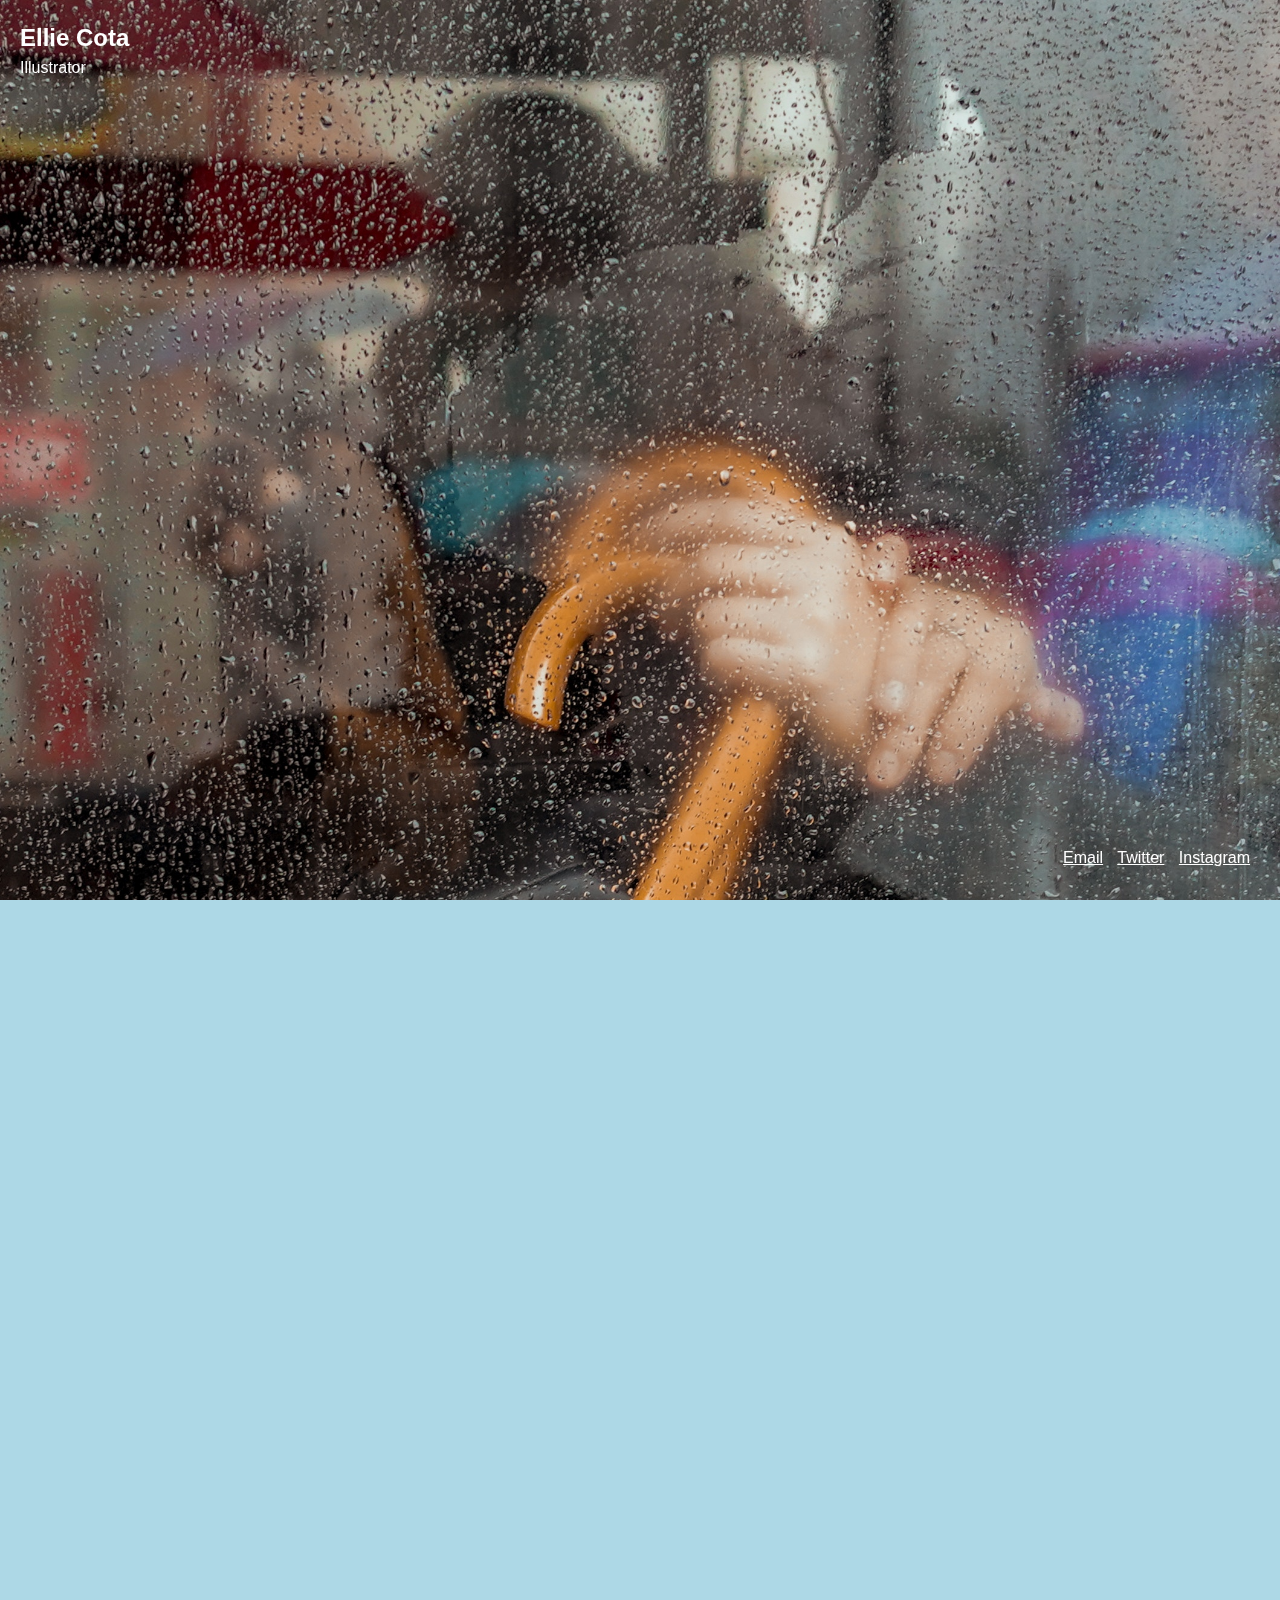
<file: index.html>
<!DOCTYPE html>
<html>
    <head>
        <title>Ellie Cota 's Porfolio
        </title>
        <link rel="stylesheet"
              href="reset.css">
        <link rel="stylesheet"
              href="style.css">     
    </head>
    <body>
        
        <header>
            <h1>Ellie Cota</h1>
            <p>Illustrator</p>
        </header>
        <section class="dash-1"></section>
        <section class="dash-2"></section>
        <section class="dash-3"></section>
        <section class="dash-4"></section>
        <footer>
            <a href=""> Email</a>
            <a href=""> Twitter</a>
            <a href="https:www.instagram.com"> Instagram</a>
        </footer>
        
    </body>
</html>
</file>
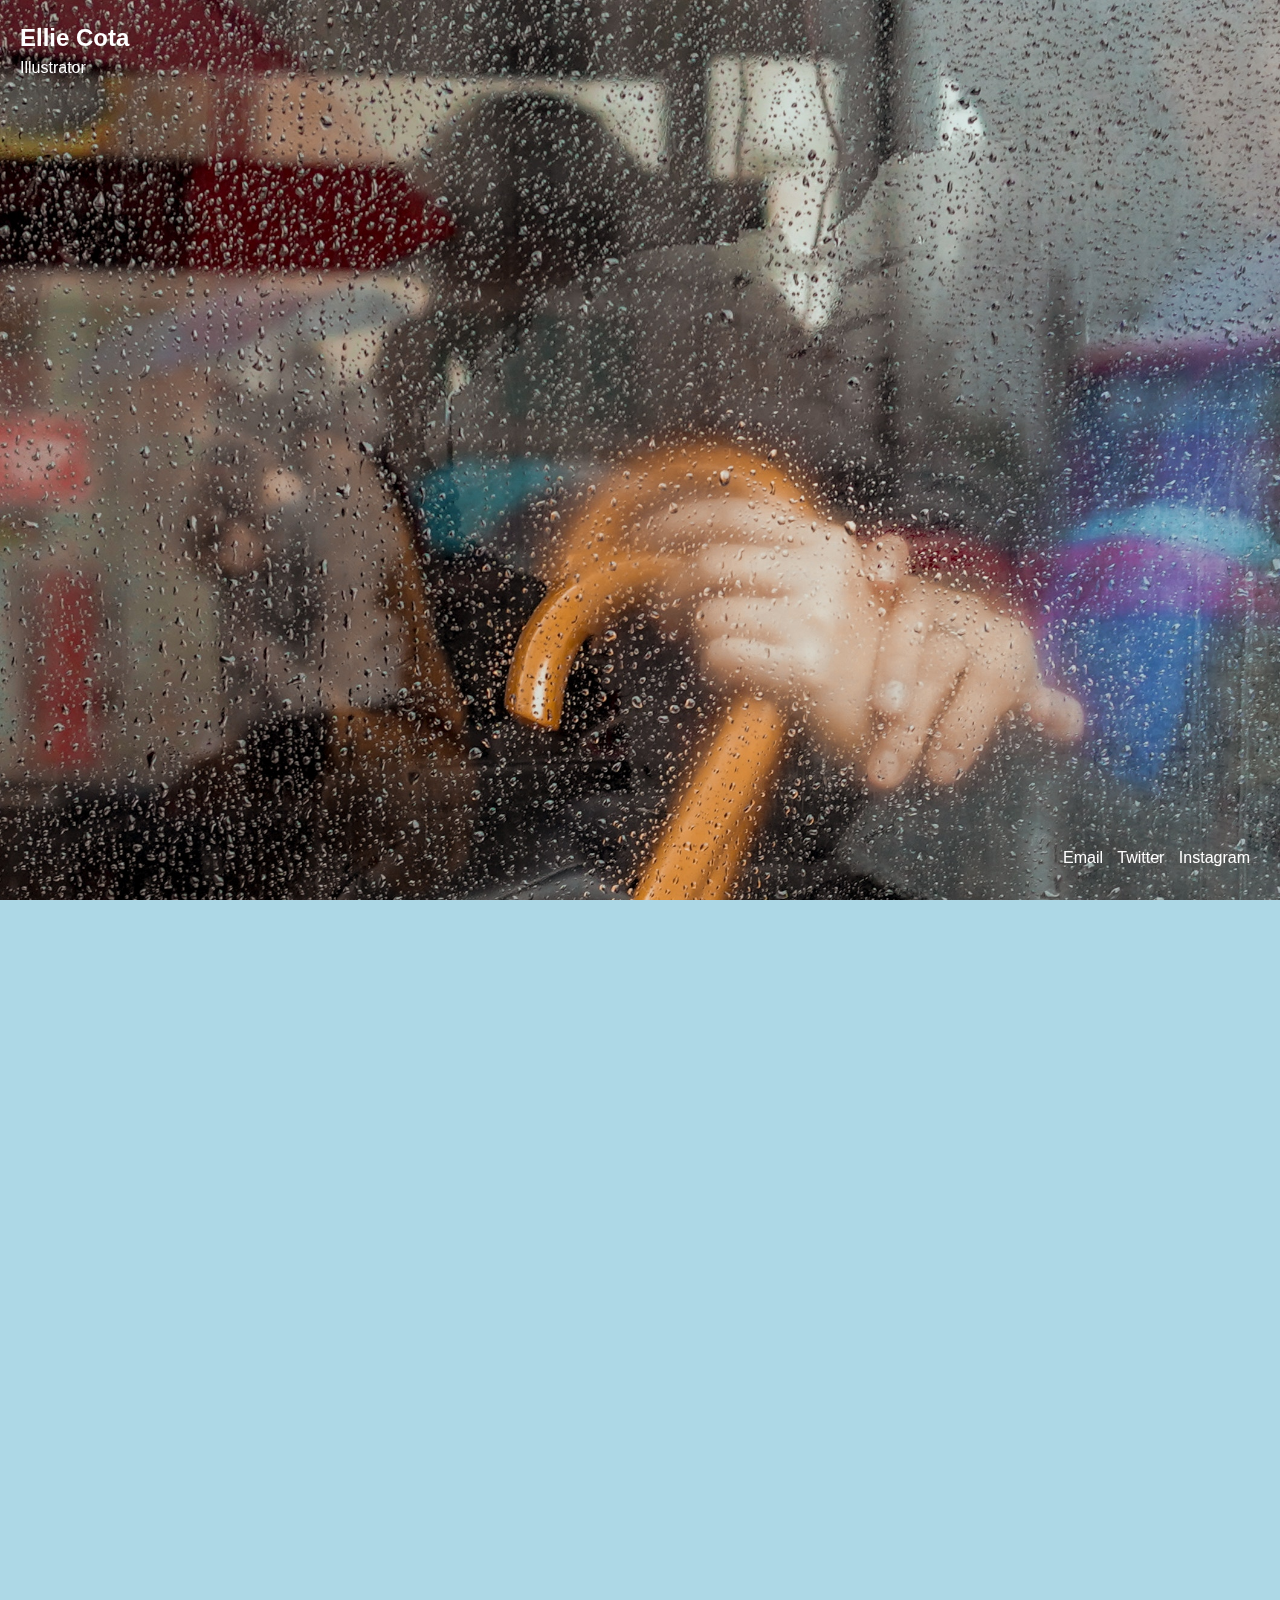
<file: p1/index.html>
<!DOCTYPE html>
<html>
    <head>
        <title>Ellie Cota 's Porfolio
        </title>
        <link rel="stylesheet"
              href="reset.css">
        <link rel="stylesheet"
              href="style.css">     
    </head>
    <body>
        
        <header>
            <h1>Ellie Cota</h1>
            <p>Illustrator</p>
        </header>
        <section class="dash-1"></section>
        <section class="dash-2"></section>
        <section class="dash-3"></section>
        <section class="dash-4"></section>
        <section class="dash"></section>
        <footer>
            <a href=""> Email</a>
            <a href=""> Twitter</a>
            <a href="https:www.instagram.com"> Instagram</a>
        </footer>
        
    </body>
</html>
</file>
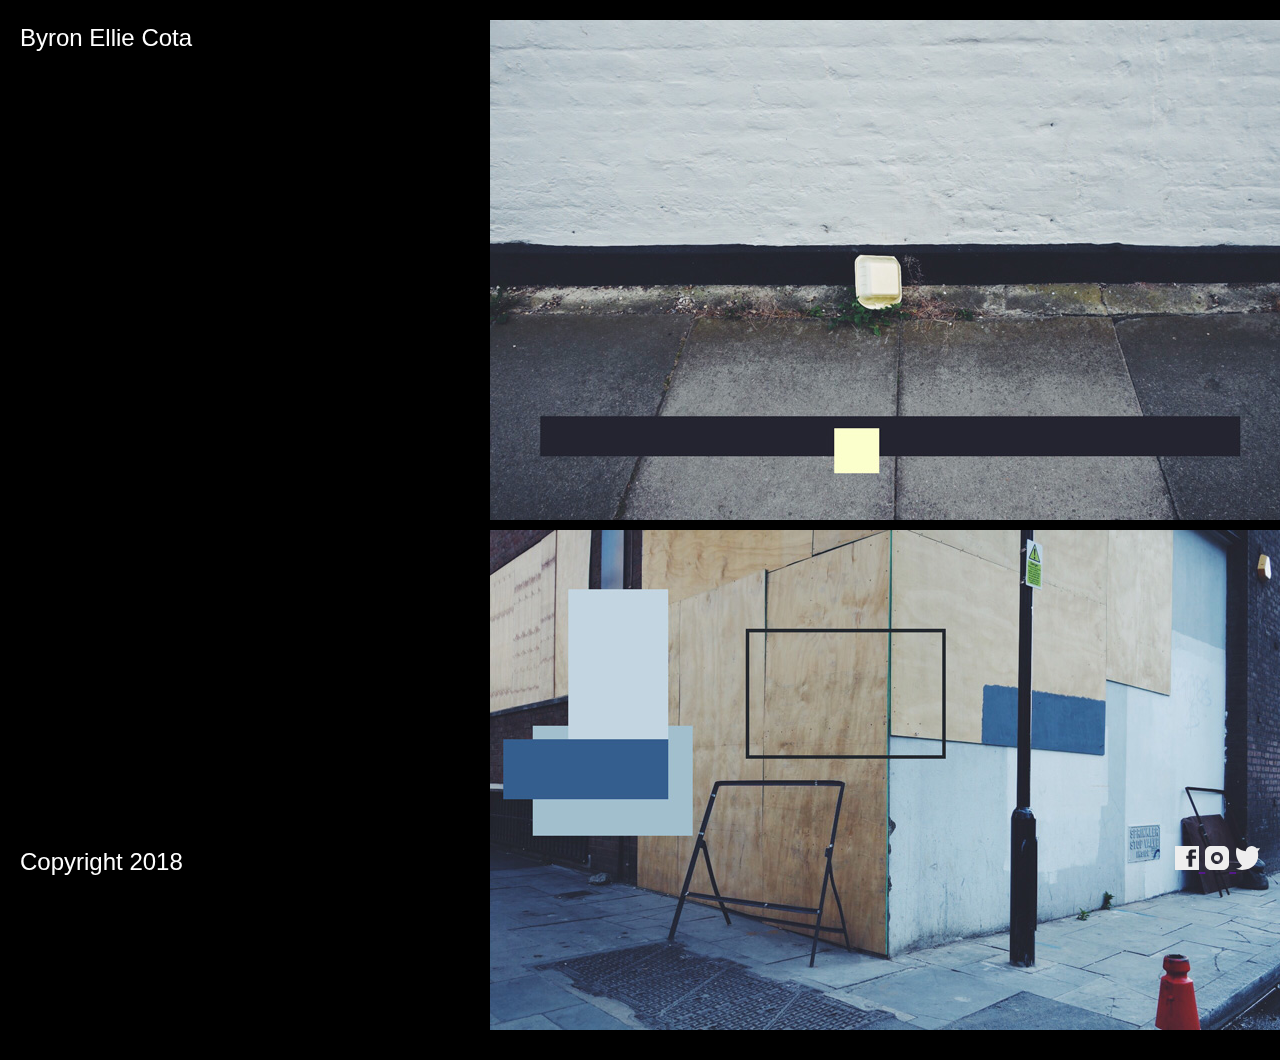
<file: p4/index.html>
<!DOCTYPE html>
<html>
<head>
    <meta name="viewpoint" content="width=device-width, initial-scale=1">
<title>Coffee Hall </title>
    <link rel="stylesheet" href="reset.css">
    <link rel="stylesheet" href="style.css">
</head>
<body>
    <header>
    <h1>Byron Ellie Cota</h1>
    <nav>
        <a href="" class="selected">Grid</a>
        <a href="">List</a>
        <a href="">About</a>
    </nav>
    </header>
    
    <section>
    <div>
        <img src="image_1.jpg">
        <h2>Desk Flower</h2>
        <img src="image_2.jpg">
        <h2>Desk Flower</h2>
        </div>
    </section>
        <footer>
            <p>Copyright 2018</p>
            <nav> 
                <a href="">
                   <img src="icon-facebook.svg">
                </a>
                <a href="">
                   <img src="icon-instagram.svg"> 
                </a>
                <a href="">
                    <img src="icon-twitter.svg">
                </a>
            </nav>
        </footer>
    
</body>
   

</html>
</file>
<file: style.css>
Body {
    font-family: Helvetica, sans-serif;
    font-size: 16px;
    line-height: 1.5;
    color: white; 
    background-color: lightblue;
}

header{ 
    position: fixed;
    top: 20px;
    left: 20px;
}
h1 { 
    font-size: 24px;
    font-weight: 700; 
}

footer {
    position: fixed;
    bottom: 30px;
    right: 20px;
}
a{
    color: white;
    margin: 0px 10px 0px 0px;
    transition: all .5s;
}
 
a:hover {
    color: lightcoral;
}
section {
    height: 100vh;
    background-image: url(dash-1.jpg);
    background-size: cover;
    background-attachment: fixed;
}
section.dash-2 {
    background-image: url(dash-2.jpg)
}
section.dash-3 {
    background-image: url(dash-3.jpg)
}
section.dash-4 {
    background-image: url(dash-4.jpg)
}
@media (max-width: 600px) {
    header {
        top: 10px;
    }
    footer {
        bottom: 10px;
    }
    section {background-attachment: scroll;}
}
</file>
<file: p1/style.css>
Body {
    font-family: Helvetica, sans-serif;
    font-size: 16px;
    line-height: 1.5;
    color: white; 
    background-color: lightblue;
}

header{ 
    position: fixed;
    top: 20px;
    left: 20px;
}
h1 { 
    font-size: 24px;
    font-weight: 700; 
}

footer {
    position: fixed;
    bottom: 30px;
    right: 20px;
}
a{
    color: white;
    text-decoration: none;
    margin: 0px 10px 0px 0px;
    transition: all .5s;
}
 
a:hover {
    color: lightcoral;
}
section {
    height: 100vh;
    background-image: url(dash-1.jpg);
    background-size: cover;
    background-attachment:fixed
}
section.dash-2 {
    background-image: url(dash-2.jpg)
}
section.dash-3 {
    background-image: url(dash-3.jpg)
}
section.dash-4 {
    background-image: url(dash-4.jpg)
}
section.dash {
    background-size: contain;
    background-image: url(dash.jpg)
}
@media (max-width: 600px) {
    header {
        top: 10px;
    }
    footer {
        bottom: 10px;
    }
    section {background-attachment: scroll;}
}
</file>
<file: p4/style.css>
* {
    box-sizing: border-box;
}

body {
    font-family: helvetica;
    font-size: 24px;
    line-height: 1.5;
    background-color: black;
    color: #ffffff;
        
}

header {
    position: fixed;
    top: 0;
    left: 0;
    width: 100%;
    padding: 20px;
    overflow: hidden;
}

header h1{
    float: left;
}
header nav {
    float: right;
}
header nav a{
    color: #ffffff;
    text-decoration: none;
    margin-left: 10px;
    border-bottom: 2px solid transparent;
    transition: border-bottom 0.5s;
}

header nav a:hover {
    border-bottom: 2px solid #ff00ff;
}

header nav a.selected{
    border-bottom: 2px solid #666666;
}

section {
    text-align: center;
}

div {
    width: 300px;
    margin: 20px;
    position: relative;
    display: inline-block;
}

div h2 {
    position: absolute;
    top: -20px;
    left: -20px;
    width: 250px;
    font-size: 36px;
    line-height: 1.2;
    text-align: left;
    opacity: 0;
    transition: opacity 1s;
}

div:hover h2 {
    opacity: 1;
}

div img {
    opacity: 1;
    transition: opacity 1s;
}

div:hover img {
    opacity: 0.5;
}

footer {
    position: fixed;
    bottom: 0;
    left: 0;
    width: 100%;
    padding: 20px;
    overflow: hidden;
}
footer p {
    float: left;
}
footer nav {
    float: right;
}
footer img {
    width: 24px;
}
</file>
